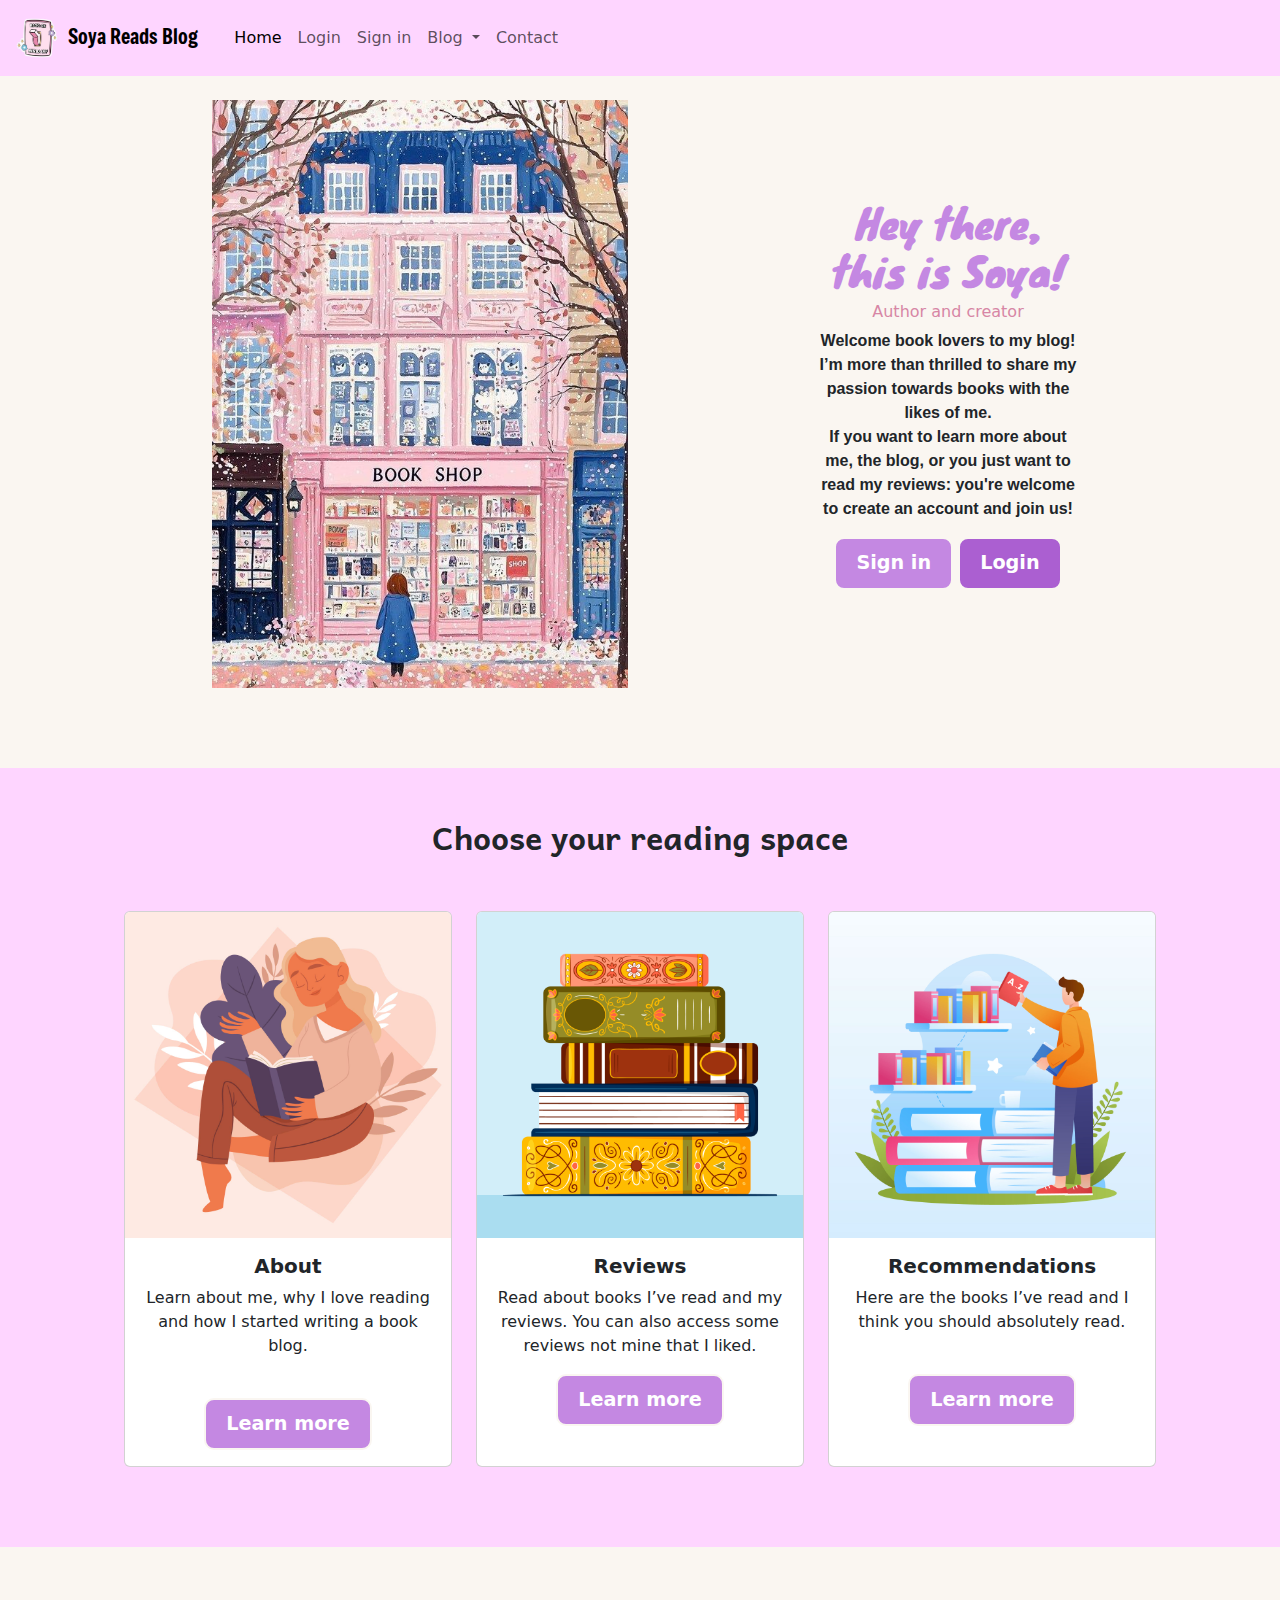
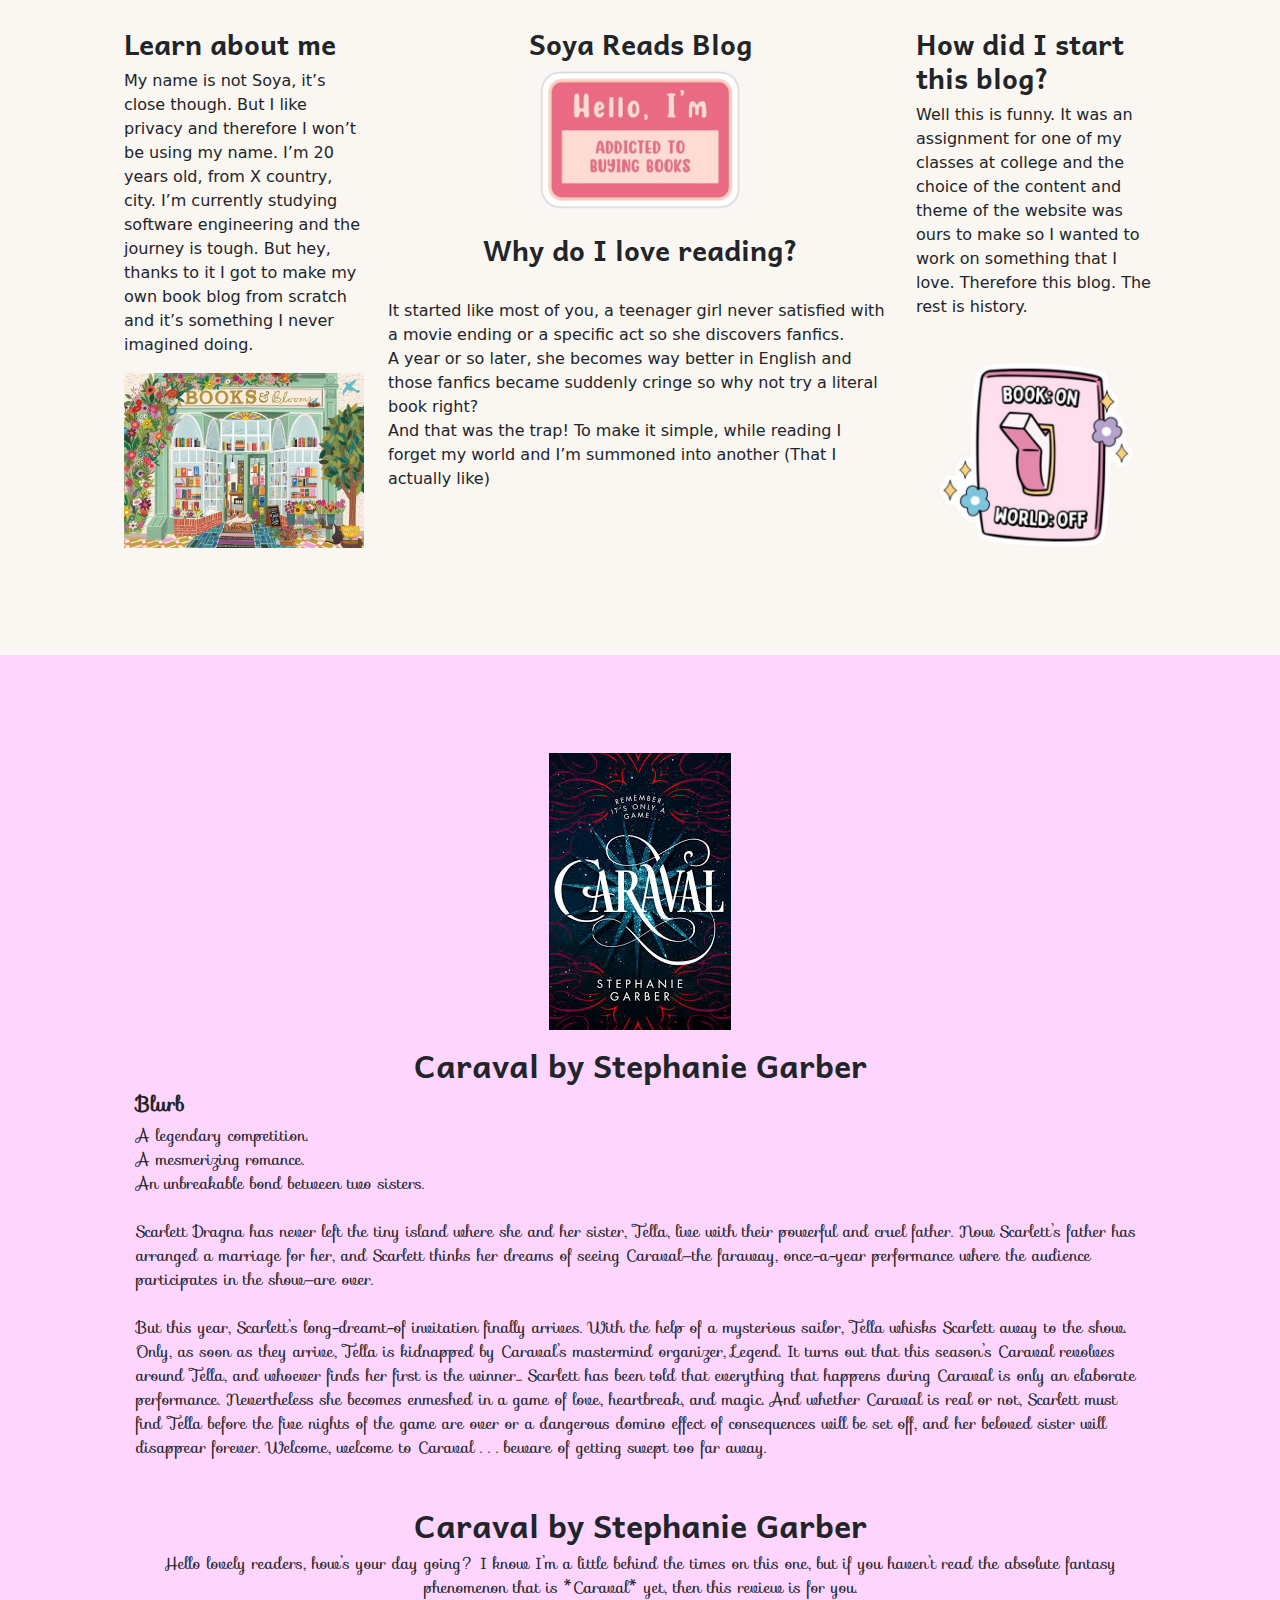
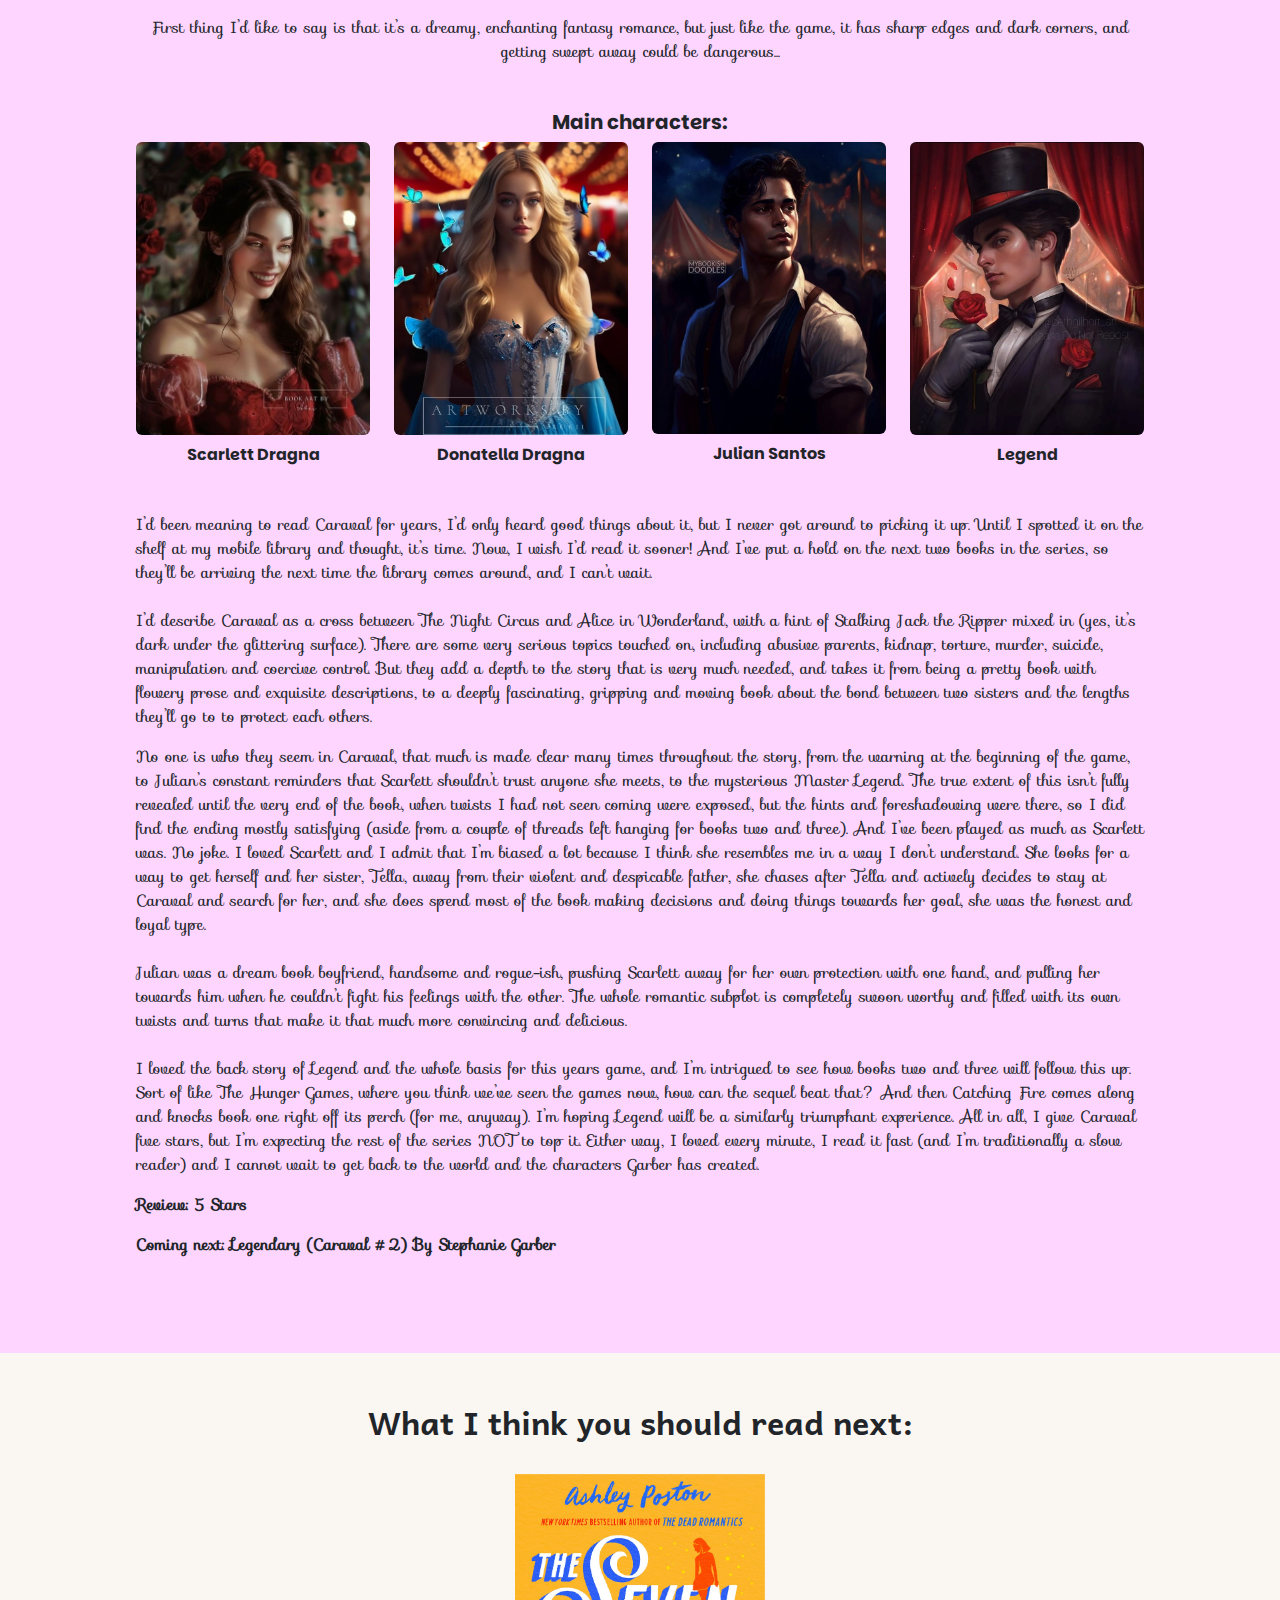
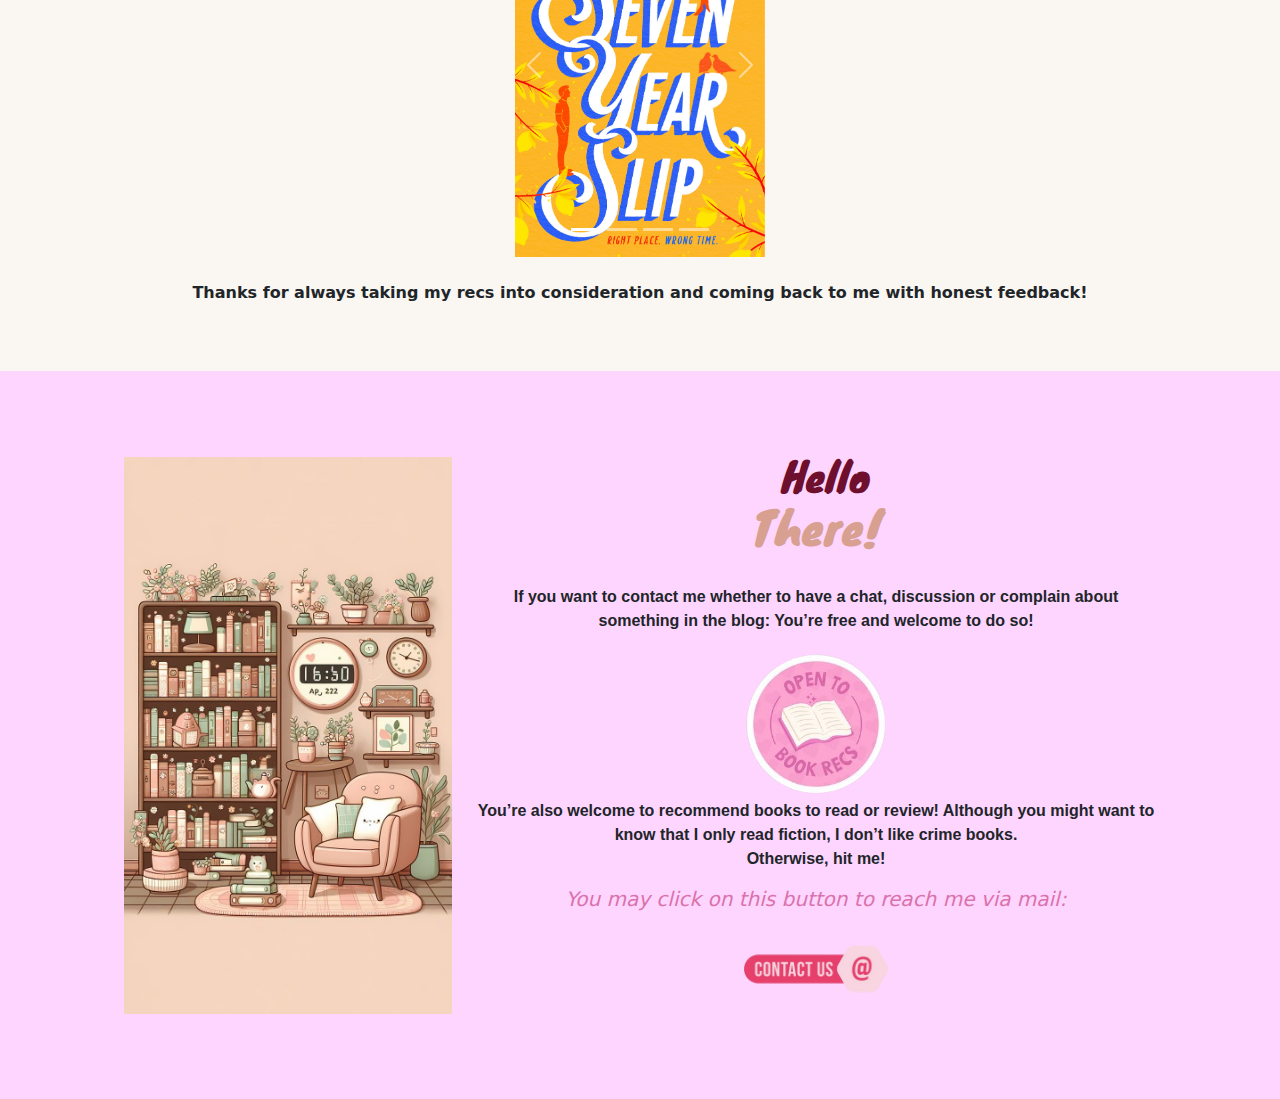
<file: index.html>
<!DOCTYPE html>
<html lang="en">
<head>
    <meta charset="UTF-8">
    <meta name="viewport" content="width=device-width, initial-scale=1.0">
    <title>Soya Reads</title>
    <link rel="icon" type="image/png" href="assets/logo.png">
    <link href="https://cdn.jsdelivr.net/npm/bootstrap@5.3.3/dist/css/bootstrap.min.css" rel="stylesheet" integrity="sha384-QWTKZyjpPEjISv5WaRU9OFeRpok6YctnYmDr5pNlyT2bRjXh0JMhjY6hW+ALEwIH" crossorigin="anonymous">
    <link rel="stylesheet" href="css/style.css">
    <!--Used some google fonts here-->
    <link rel="stylesheet" href="https://fonts.googleapis.com/css?family=Sofia">
    <link rel="preconnect" href="https://fonts.googleapis.com">
    <link rel="preconnect" href="https://fonts.gstatic.com" crossorigin>
    <link href="https://fonts.googleapis.com/css2?family=Parkinsans:wght@300..800&display=swap" rel="stylesheet">
<link href="https://fonts.googleapis.com/css2?family=Anton+SC&family=Freeman&family=Parkinsans:wght@300..800&display=swap" rel="stylesheet">
<link href="https://fonts.googleapis.com/css2?family=Anton+SC&family=Freeman&family=Knewave&family=Parkinsans:wght@300..800&display=swap" rel="stylesheet">
<link href="https://fonts.googleapis.com/css2?family=Andika:ital,wght@0,400;0,700;1,400;1,700&family=Anton+SC&family=Freeman&family=Gabarito:wght@400..900&family=Knewave&family=Parkinsans:wght@300..800&display=swap" rel="stylesheet">


</head>
<body>
    <header>
        <nav class="navbar fixed-top navbar-expand-lg bg-body-tertiary bg-transparent custom-navbar " >
            <div class="container-fluid">
              <a class="navbar-brand" href="index.html">
                <img src="assets/logo.png" alt="Logo" width="50px">
                <span class="logo-txt">Soya Reads Blog</span>
            </a>
              <button class="navbar-toggler togg-color" type="button" data-bs-toggle="collapse" data-bs-target="#navbarNav" aria-controls="navbarNav" aria-expanded="false" aria-label="Toggle navigation">
                <span class="navbar-toggler-icon"></span>
              </button>
              <div class="collapse navbar-collapse" id="navbarNav">
                <div class="container"> <!--to center the list-->
                    <ul class="navbar-nav">
                      <li class="nav-item">
                        <a class="nav-link active" aria-current="page" href="index.html">Home</a>
                      </li>
                      <li class="nav-item">
                        <a class="nav-link" href="html/log.html">Login</a>
                      </li>
                      <li class="nav-item">
                        <a class="nav-link" href="html/sign.html">Sign in</a>
                      </li>
                      <!--a drop down menu here because the Blog section contains 3 diff sections-->
                      <li class="nav-item dropdown">
                        <a class="nav-link dropdown-toggle" href="#Blog" id="navbarDropdown" role="button" data-bs-toggle="dropdown" aria-expanded="false">
                          Blog
                        </a>
                        <ul class="dropdown-menu" aria-labelledby="navbarDropdown">
                          <li><a class="dropdown-item" href="#About">About</a></li>
                          <li><a class="dropdown-item" href="#Reviews">Reviews</a></li>
                          <li><a class="dropdown-item" href="#Recommendations">Recommendations</a></li>
                        </ul>
                      </li>
                      <li class="nav-item">
                        <a class="nav-link" href="#Contact">Contact</a>
                      </li>
                    
                    </ul>
                </div>
              </div>
            </div>
          </nav>
    </header>
    <!--Introduction-->
    <section id="intro">
        <div class="container-lg text-center">
            <div class="row justify-content-center align-items-center">
              <div class="col-md-5 container-lg d-none d-md-block"> <!--here it shows on large screen but doesn't with small screens-->
                <img src="assets/bookshoppink.jpg" class="img-fluid" alt="Bookshop picture">
              </div>
              <div class="col-md-5 text-center ">
                <h1 class="custom-heading">Hey there,<br>this is Soya!</h1>
                <h6 class="custom-h6">Author and creator</h6>
                <p class="custom-paragraph" > Welcome book lovers to my blog! <br> I’m more than thrilled to share my <br> passion towards books with the <br> likes of me. <br> If you want to learn more about <br> me, the blog, or you just want to <br> read my reviews: you're welcome <br>to create an account and join us!</p>
                <a href="html/sign.html" class="btn btn-primary btn-lg custom-button">Sign in</a>
                <a href="html/log.html" class="btn btn-primary btn-lg custom-button2">Login</a>
              </div>
            </div>
        </div> 
    </section>
    

    <!--Blog-->
    <section id="Blog" class="bg-section" mt-5>
      <!--Reading space-->
          <div class="container-lg ">
            <div class="text-center"><h2>Choose your reading space</h2></div>
            <div class="row row-cols-1 row-cols-md-3 g-4">
              <div class="col">
                <div class="card text-center h-100">
                  <img src="assets/girl.jpg" class="card-img-top" alt="Girl reading">
                  <div class="card-body">
                    <h5 class="card-title fw-bold">About</h5>
                    <p class="card-text">Learn about me, why I love reading and how I started writing a book blog. </p> <br>
                    <a href="#About" class="btn custom-button">Learn more</a>
                  </div>
                </div>
              </div>
              <div class="col">
                <div class="card text-center h-100">
                  <img src="assets/booksPile.jpg" class="card-img-top" alt="Pile of books">
                  <div class="card-body">
                    <h5 class="card-title fw-bold">Reviews</h5>
                    <p class="card-text">Read about books I’ve read and my reviews.
                      You can also access some reviews not mine that I liked.</p>
                    <a href="#Reviews" class="btn custom-button">Learn more</a>
                  </div>
                </div>
              </div>
              <div class="col">
                <div class="card text-center h-100">
                  <img src="assets/man.jpg" class="card-img-top" alt="Man looking for a book">
                  <div class="card-body">
                    <h5 class="card-title fw-bold">Recommendations</h5>
                    <p class="card-text">Here are the books I’ve read and I think you should absolutely read.</p> <br>
                    <a href="#Recommendations" class="btn custom-button">Learn more</a>
                  </div>
                </div>
              </div>
            
            </div>
          </div>

    </section>

    <!--About-->
    <section id="About">
      <div class="container-lg ">
        <div class="row">
          <div class="col-12 col-md">
            <h3>Learn about me</h3>
            <p>My name is not Soya, it’s close though. But I like privacy and therefore I won’t be using my name.
              I’m 20 years old, from X country, city.
              I’m currently studying software engineering and the journey is tough.
              But hey, thanks to it I got to make my own book blog from scratch and it’s something I never imagined doing.</p>
            <img src="assets/books&blooms.jpg"  class="img-fluid" alt="">
          </div>
          <div class="col-12 col-md-6 ">
            <div class="text-center" ><h3>Soya Reads Blog</h3></div>
            <div class="text-center"><img src="assets/buying books.jpg"  class="img-fluid" width="200px" alt=""></div>  <br>
            <div class="text-center"><h3>Why do I love reading?</h3></div> <br>
            <p>It started like most of you, a teenager girl never satisfied with a movie ending or a specific act so she discovers fanfics. <br>
              A year or so later, she becomes way better in English and those fanfics became suddenly cringe so why not try a literal book right? <br>
              And that was the trap! To make it simple, while reading I forget my world and I’m summoned into another (That I actually like)</p>
          </div>
          <div class="col-12 col-md">
            <h3>How did I start this blog?</h3>
            <p>Well this is funny. It was an assignment for one of my classes at college and the choice of the content and theme of the website was ours to make so I wanted to work on something that I love.  Therefore this blog.
              The rest is history.</p>
            <img src="assets/logo.png" class="img-fluid" alt="">
          </div>
        </div>
      </div>
    </section>

    <!--Reviews-->
    <section id="Reviews">
  <div class="container-lg">
       <!--Blurb Section-->
  <div class="container mt-5">
    <div class="row">
      <div class="col-12 text-center">
        <a href="https://www.goodreads.com/book/show/27883214-caraval"  target="_blank"><img src="assets/caravalcover.jpg" class="img-fluid mb-3" alt="Caraval Book Cover"></a>
        <h2 class="fw-bold">Caraval by Stephanie Garber</h2>
        <h5 class="fw-bold text-start">Blurb</h5>
        <p class="text-start">
          A legendary competition. <br>
          A mesmerizing romance. <br>
          An unbreakable bond between two sisters.<br><br>
          Scarlett Dragna has never left the tiny island where she and her sister, Tella, live with their powerful and cruel father. Now Scarlett’s father has arranged a marriage for her, and Scarlett thinks her dreams of seeing Caraval—the faraway, once-a-year performance where the audience participates in the show—are over.<br><br>
          But this year, Scarlett’s long-dreamt-of invitation finally arrives. With the help of a mysterious sailor, Tella whisks Scarlett away to the show. Only, as soon as they arrive, Tella is kidnapped by Caraval’s mastermind organizer, Legend. It turns out that this season’s Caraval revolves around Tella, and whoever finds her first is the winner...
          Scarlett has been told that everything that happens during Caraval is only an elaborate performance. Nevertheless she becomes enmeshed in a game of love, heartbreak, and magic. And whether Caraval is real or not, Scarlett must find Tella before the five nights of the game are over or a dangerous domino effect of consequences will be set off, and her beloved sister will disappear forever.
          Welcome, welcome to Caraval . . . beware of getting swept too far away.
        </p>
      </div>
    </div>
  </div>

  <!--Main Content Section-->
  <div class="container-lg">
    <div class="row">
      <div class="col-12 text-center">
        <h2 class="fw-bold">Caraval by Stephanie Garber</h2>
        <p>Hello lovely readers, how’s your day going? I know I’m a little behind the times on this one, but if you haven’t read the absolute fantasy phenomenon that is *Caraval* yet, then this review is for you.</p>
        <p>First thing I’d like to say is that it’s a dreamy, enchanting fantasy romance, but just like the game, it has sharp edges and dark corners, and getting swept away could be dangerous...</p>
      </div>
    </div>

    <!--Main Characters Section-->
    <div class="row mt-4 text-center">
      <h5 class="fw-bold"><span class="main-characters">Main characters:</span></h5>
      <div class="col-6 col-md-3">
        <img src="assets/Scarlett.jpg" class="img-fluid rounded mb-2" alt="Scarlett Dragna">
        <p class="fw-bold"><span class="main-characters">Scarlett Dragna</span></p>
      </div>
      <div class="col-6 col-md-3">
        <img src="assets/tella.jpg" class="img-fluid rounded mb-2" alt="Donatella Dragna">
        <p class="fw-bold"><span class="main-characters">Donatella Dragna</span></p>
      </div>
      <div class="col-6 col-md-3">
        <img src="assets/julian.jpg" class="img-fluid rounded mb-2" alt="Julian Santos">
        <p class="fw-bold"><span class="main-characters">Julian Santos</span></p>
      </div>
      <div class="col-6 col-md-3">
        <img src="assets/legend2.jpg" class="img-fluid rounded mb-2" alt="Legend">
        <p class="fw-bold"><span class="main-characters">Legend</span></p>
      </div>
      
    </div>
    <div class="row">
      <div class="col-12 ">
        <p>I’d been meaning to read Caraval for years, I’d only heard good things about it, but I never got around to picking it up. Until I spotted it on the shelf at my mobile library and thought, it’s time. Now, I wish I’d read it sooner! And I’ve put a hold on the next two books in the series, so they’ll be arriving the next time the library comes around, and I can’t wait. <br>
<br>
          I’d describe Caraval as a cross between The Night Circus and Alice in Wonderland, with a hint of Stalking Jack the Ripper mixed in (yes, it’s dark under the glittering surface). There are some very serious topics touched on, including abusive parents, kidnap, torture, murder, suicide, manipulation and coercive control. But they add a depth to the story that is very much needed, and takes it from being a pretty book with flowery prose and exquisite descriptions, to a deeply fascinating, gripping and moving book about the bond between two sisters and the lengths they’ll go to to protect each others.</p>
        <p>No one is who they seem in Caraval, that much is made clear many times throughout the story, from the warning at the beginning of the game, to Julian’s constant reminders that Scarlett shouldn’t trust anyone she meets, to the mysterious Master Legend. The true extent of this isn’t fully revealed until the very end of the book, when twists I had not seen coming were exposed, but the hints and foreshadowing were there, so I did find the ending mostly satisfying (aside from a couple of threads left hanging for books two and three). And I’ve been played as much as Scarlett was. No joke.
          I loved Scarlett and I admit that I’m biased a lot because I think she resembles me in a way I don’t understand. She looks for a way to get herself and her sister, Tella, away from their violent and despicable father, she chases after Tella and actively decides to stay at Caraval and search for her, and she does spend most of the book making decisions and doing things towards her goal, she was the honest and loyal type. <br> <br>
          
          Julian was a dream book boyfriend, handsome and rogue-ish, pushing Scarlett away for her own protection with one hand, and pulling her towards him when he couldn’t fight his feelings with the other. The whole romantic subplot is completely swoon worthy and filled with its own twists and turns that make it that much more convincing and delicious. <br> <br>
          
          I loved the back story of Legend and the whole basis for this years game, and I’m intrigued to see how books two and three will follow this up. Sort of like The Hunger Games, where you think we’ve seen the games now, how can the sequel beat that? And then Catching Fire comes along and knocks book one right off its perch (for me, anyway). I’m hoping Legend will be a similarly triumphant experience.
          All in all, I give Caraval five stars, but I’m expecting the rest of the series NOT to top it. Either way, I loved every minute, I read it fast (and I’m traditionally a slow reader) and I cannot wait to get back to the world and the characters Garber has created.</p>
        <p class="fw-bold"> Review: 5 Stars</p>
        <p class="fw-bold"> Coming next: Legendary (Caraval #2) By Stephanie Garber</p>

        
      </div>
    </div>
  </div>

    </section>

    <!--Recommendation-->
    <section id="Recommendations">
      <div class="container-lg">
        <div class="text-center"><h2>What I think you should read next:</h2></div> <br>
        <div id="carouselExampleCaptions" class="carousel slide">
          <div class="carousel-indicators">
            <button type="button" data-bs-target="#carouselExampleCaptions" data-bs-slide-to="0" class="active" aria-current="true" aria-label="Slide 1"></button>
            <button type="button" data-bs-target="#carouselExampleCaptions" data-bs-slide-to="1" aria-label="Slide 2"></button>
            <button type="button" data-bs-target="#carouselExampleCaptions" data-bs-slide-to="2" aria-label="Slide 3"></button>
            <button type="button" data-bs-target="#carouselExampleCaptions" data-bs-slide-to="3" aria-label="Slide 4"></button>
          </div>
          <div class="carousel-inner">
            <div class="carousel-item active">
              <a href="https://www.goodreads.com/book/show/62926938-the-seven-year-slip" target="_blank"><img src="assets/sevenYearSlip.jpg" class="d-block w-100" alt="..."></a>
              <div class="carousel-caption d-none d-md-block">
                <!--adding a link on pictures so that it takes the user to the GoodReads page of the book-->
              </div>
            </div>
            <div class="carousel-item">
              <a href="https://www.goodreads.com/book/show/199261152-a-novel-love-story?ref=nav_sb_ss_1_12" target="_blank"><img src="assets/novelLoveStory.jpg" class="d-block w-100" alt="..."></a>
              <div class="carousel-caption d-none d-md-block">
                
              </div>
            </div>
            <div class="carousel-item">
              <a href="https://www.goodreads.com/book/show/123257687-assistant-to-the-villain?ref=nav_sb_ss_1_13" target="_blank"><img src="assets/assistantTotheVillain.jpg" class="d-block w-100" alt="..."></a>
              <div class="carousel-caption d-none d-md-block">
                
              </div>
            </div>
            <div class="carousel-item">
              <a href="https://www.goodreads.com/book/show/44421460-before-the-coffee-gets-cold?ref=nav_sb_ss_1_12" target="_blank"><img src="assets/beforeTheCoffee.jpg" class="d-block w-100" alt="..."></a>
              <div class="carousel-caption d-none d-md-block">
                
              </div>
            </div>
          </div>
          <button class="carousel-control-prev" type="button" data-bs-target="#carouselExampleCaptions" data-bs-slide="prev">
            <span class="carousel-control-prev-icon" aria-hidden="true"></span>
            <span class="visually-hidden">Previous</span>
          </button>
          <button class="carousel-control-next" type="button" data-bs-target="#carouselExampleCaptions" data-bs-slide="next">
            <span class="carousel-control-next-icon" aria-hidden="true"></span>
            <span class="visually-hidden">Next</span>
          </button>
        </div>
      </div> <br>
      <p class="text-center fw-bold">Thanks for always taking my recs into consideration 
        and coming back to me with honest feedback!</p>
    </section>

    <!--Contact-->
    <section id="Contact">
      <div class="container-lg text-center ">
        <div class="row justify-content-center align-items-center ">
          <div class="col-4 text-center d-none d-md-block">
            <img src="assets/readingspace.jpg" class="img-fluid" alt="">
          </div>
          
          <div class="col-8 text-center ">
            <h1 class="custom-heading1">Hello</h1>
            <h1 class="custom-heading2">There!</h1> <br>  
            <p class="custom-paragraph" > If you want to contact me whether to have a chat, discussion or complain about something in the blog: You’re free and welcome to do so! </p>
            <img src="assets/bokrecs-removebg-preview.png" alt="" class="img-fluid" width="150px"> <br> 
            <p class="custom-paragraph">You’re also welcome to recommend books to read or review!
              Although you might want to know that I only read fiction, I don’t like crime books. <br> Otherwise, hit me! </p>
              <h5 class="custom-h5">You may click on this button to reach me via mail:</h5>
              <a href="mailto:souhachriki@gmail.com"><img src="assets/contact-us-removebg-preview.png"  class="img-fluid" width="150px" alt=""></a>
          </div>
        </div>
      </div>
    </section>






    <script src="https://cdn.jsdelivr.net/npm/bootstrap@5.3.3/dist/js/bootstrap.bundle.min.js" integrity="sha384-YvpcrYf0tY3lHB60NNkmXc5s9fDVZLESaAA55NDzOxhy9GkcIdslK1eN7N6jIeHz" crossorigin="anonymous"></script>
    
</body>
</html>
</file>
<file: css/style.css>
body{
    background-color: #FAF6F1;
}
header{
    margin-bottom: 20px;
}
section{
    padding: 50px 0;
}
.custom-navbar {
    background-color: #FED5FF !important;  /*customizing bg color for navbar*/
    color: rgb(228, 71, 71);
}
.custom-heading{
    color: #C488E2 ;
    font-family: "Knewave", serif;
    font-weight: 400;
    font-style: normal;
}
.custom-h6{
    color:#D786A5 ;
}
.custom-paragraph{
    font-weight: 600;
    font-family: 'Lucida Sans', 'Lucida Sans Regular', 'Lucida Grande', 'Lucida Sans Unicode', Geneva, Verdana, sans-serif !important;
    font-style: itali  ; 
}
.custom-button{
  background-color: #C488E2; /* Custom background color */
  color: white; /* Text color */
  font-size: 1.2rem; /* Increase text size */
  padding: 10px 20px; /* Add padding */
  border: 2px solid #FAF6F1; /* Border matching the background */
  border-radius: 10px; /* Rounded corners */
  transition: all 0.3s ease; /* Smooth hover effect */
  font-weight: bold;
}
.custom-button:hover {
    background-color: #D786A5; /* Darker shade on hover */
    color: #a031aa; /* Purple text on hover */
    border-color: #D786A5; /* Border matches hover background */
  }
  .custom-button2{
background-color: #ab5fd1; 
  color: white; 
  font-size: 1.2rem; 
  padding: 10px 20px; 
  border: 2px solid #FAF6F1; 
  border-radius: 10px; 
  transition: all 0.3s ease; 
  font-weight: bold;
  }
  .custom-button2:hover {
    background-color: #bb6b89; /* Darker shade on hover */
    color: #a031aa; /* Purple text on hover */
    border-color: #bb6b89; /* Border matches hover background */
  }
  .row{
    margin: 30px;
  }
  #Blog {
    background-color: #FED5FF;
  }
  .togg-color{
    color: #a031aa;
  }
.custom-h5{
    color: #da72ab;
    font-style: italic;
} 
.custom-heading1{
    color:#6e0f2d;
    padding-left: 20px;
    margin-bottom: 0px;
    font-family: "Knewave", serif;
    font-weight: 400;
    font-style: normal;
}
    
.custom-heading2{
    margin-top: 0px;
    color: #d7a091;
    font-size:45px;
    font-family: "Knewave", serif;
    font-weight: 400;
    font-style: normal;
}

#carouselExampleCaptions {
  max-width: 250px; /* Adjust width as needed */
  margin: 0 auto; /* Centers the carousel horizontally */
}
.texth2{
  font-size: 15px;
}
#Reviews {
  background-color: #FED5FF;
}

/* the reason I chose this font for this section us so that it resembles writing in a diary*/
#Reviews h5 {
  font-family: "Sofia", sans-serif;
}
#Reviews p {
  font-family: "Sofia", sans-serif;
}
#Contact{
  background-color: #FED5FF;
}
.main-characters{
  
  font-family: "Parkinsans", sans-serif;
  font-optical-sizing: auto;
  font-weight: bold;
  
}
.logo-txt{
  font-family: "Freeman", sans-serif;
  font-weight: 400;
  font-style: normal;
}
h2, h3{
  font-family: "Andika", sans-serif;
  font-weight: 700;
  font-style: normal;
}
</file>
